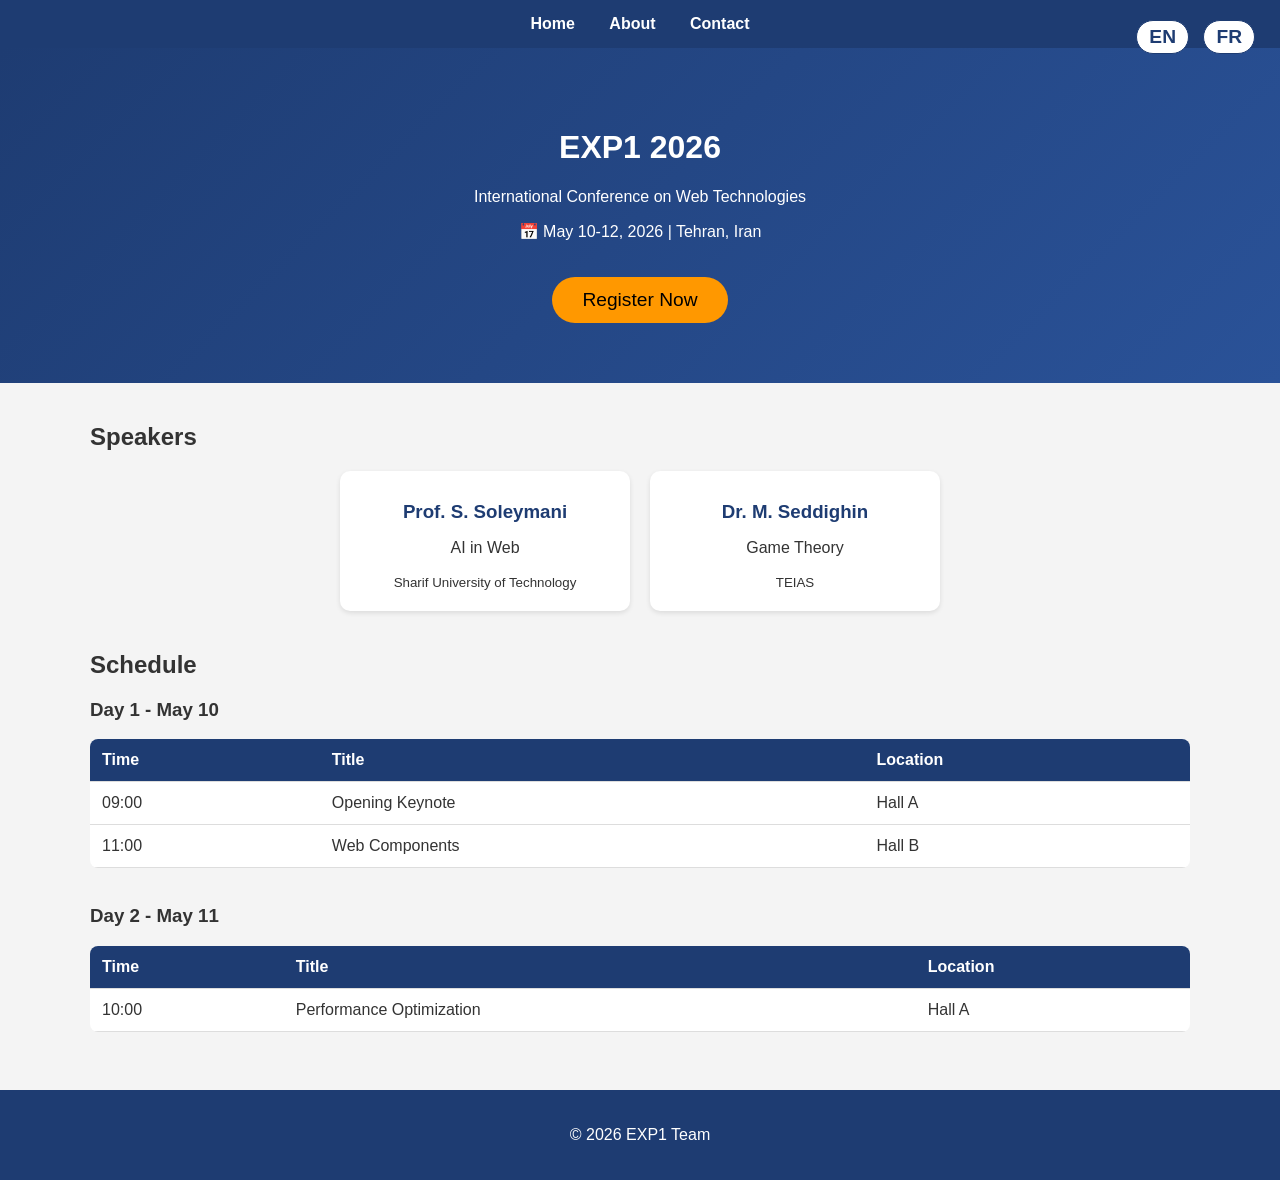
<file: index.html>
<!DOCTYPE html>
<html lang="en">
<head>
    <meta charset="UTF-8">
    <meta name="viewport" content="width=device-width, initial-scale=1.0">
    <title>EXP1 2026</title>
    <link rel="stylesheet" href="style.css">
</head>
<body>
    <div class="lang-switch">
        <button id="langEn">EN</button>
        <button id="langFr">FR</button>
    </div>
    <nav>
        <a href="index.html">Home</a>
        <a href="about.html">About</a>
        <a href="contact.html">Contact</a>
    </nav>
    <header>
        <h1>EXP1 2026</h1>
        <p>International Conference on Web Technologies</p>
        <p>📅 May 10-12, 2026 | Tehran, Iran</p>
        <button id="registerBtn">Register Now</button>
    </header>
    <main>
        <section id="speakers">
            <h2>Speakers</h2>
            <div class="speaker-grid" id="speakerGrid"></div>
        </section>
        <section id="schedule">
            <h2>Schedule</h2>
            <div id="scheduleTable"></div>
        </section>
    </main>
    <footer>
        <p>&copy; 2026 EXP1 Team</p>
    </footer>
    <script src="script.js"></script>
</body>
</html>
</file>
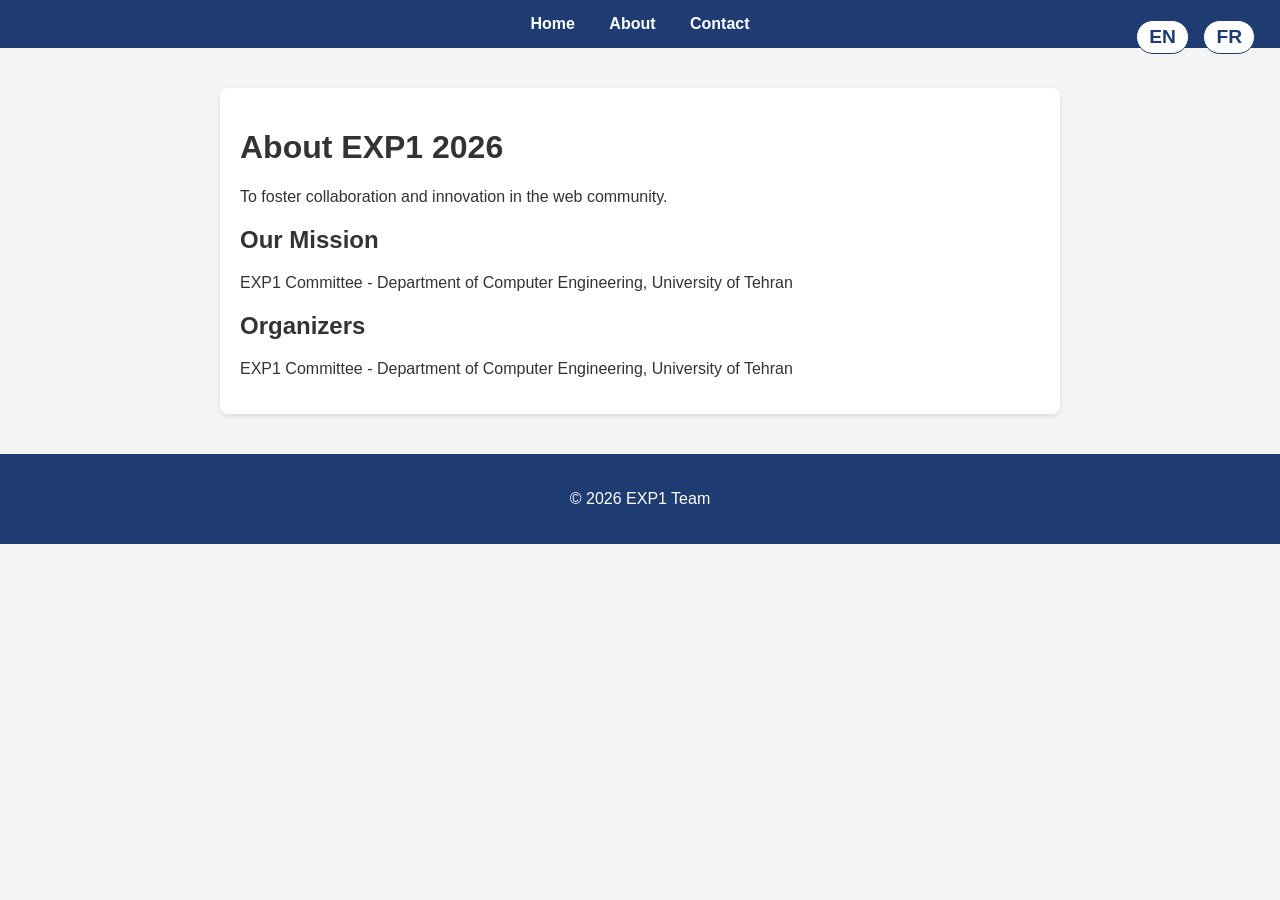
<file: about.html>
<!DOCTYPE html>
<html lang="en">
<head>
    <meta charset="UTF-8">
    <meta name="viewport" content="width=device-width, initial-scale=1.0">
    <title>About - EXP1 2026</title>
    <link rel="stylesheet" href="style.css">
</head>
<body>
    <div class="lang-switch">
        <button id="langEn">EN</button>
        <button id="langFr">FR</button>
    </div>
    <nav>
        <a href="index.html">Home</a>
        <a href="about.html">About</a>
        <a href="contact.html">Contact</a>
    </nav>
    <div class="page-container">
        <h1>About EXP1 2026</h1>
        <p>EXP1 2026 is the premier event for web developers, researchers, and industry leaders. Join us in Tehran to explore the latest trends in web technologies, AI, and security.</p>
        <h2>Our Mission</h2>
        <p>To foster collaboration and innovation in the web community.</p>
        <h2>Organizers</h2>
        <p>EXP1 Committee - Department of Computer Engineering, University of Tehran</p>
    </div>
    <footer>
        <p>&copy; 2026 EXP1 Team</p>
    </footer>
    <script>
        // Simple language switch for about page (optional)
        const translationsAbout = {
            en: { title: "About EXP1 2026", mission: "Our Mission", organizers: "Organizers", missionText: "To foster collaboration and innovation in the web community.", organizersText: "EXP1 Committee - Department of Computer Engineering, University of Tehran" },
            fr: { title: "À propos d'EXP1 2026", mission: "Notre mission", organizers: "Organisateurs", missionText: "Favoriser la collaboration et l'innovation dans la communauté Web.", organizersText: "Comité EXP1 - Département de génie informatique, Université de Téhéran" }
        };
        let currentLang = localStorage.getItem('lang') || 'en';
        function updateAboutLanguage() {
            document.querySelector('h1').innerText = translationsAbout[currentLang].title;
            document.querySelector('h2:first-of-type').innerText = translationsAbout[currentLang].mission;
            document.querySelector('h2:last-of-type').innerText = translationsAbout[currentLang].organizers;
            const ps = document.querySelectorAll('.page-container p');
            if (ps.length >= 2) {
                ps[0].innerHTML = translationsAbout[currentLang].missionText;
                ps[1].innerHTML = translationsAbout[currentLang].organizersText;
            }
        }
        document.getElementById('langEn')?.addEventListener('click', () => { currentLang = 'en'; localStorage.setItem('lang', 'en'); updateAboutLanguage(); });
        document.getElementById('langFr')?.addEventListener('click', () => { currentLang = 'fr'; localStorage.setItem('lang', 'fr'); updateAboutLanguage(); });
        updateAboutLanguage();
    </script>
</body>
</html>
</file>
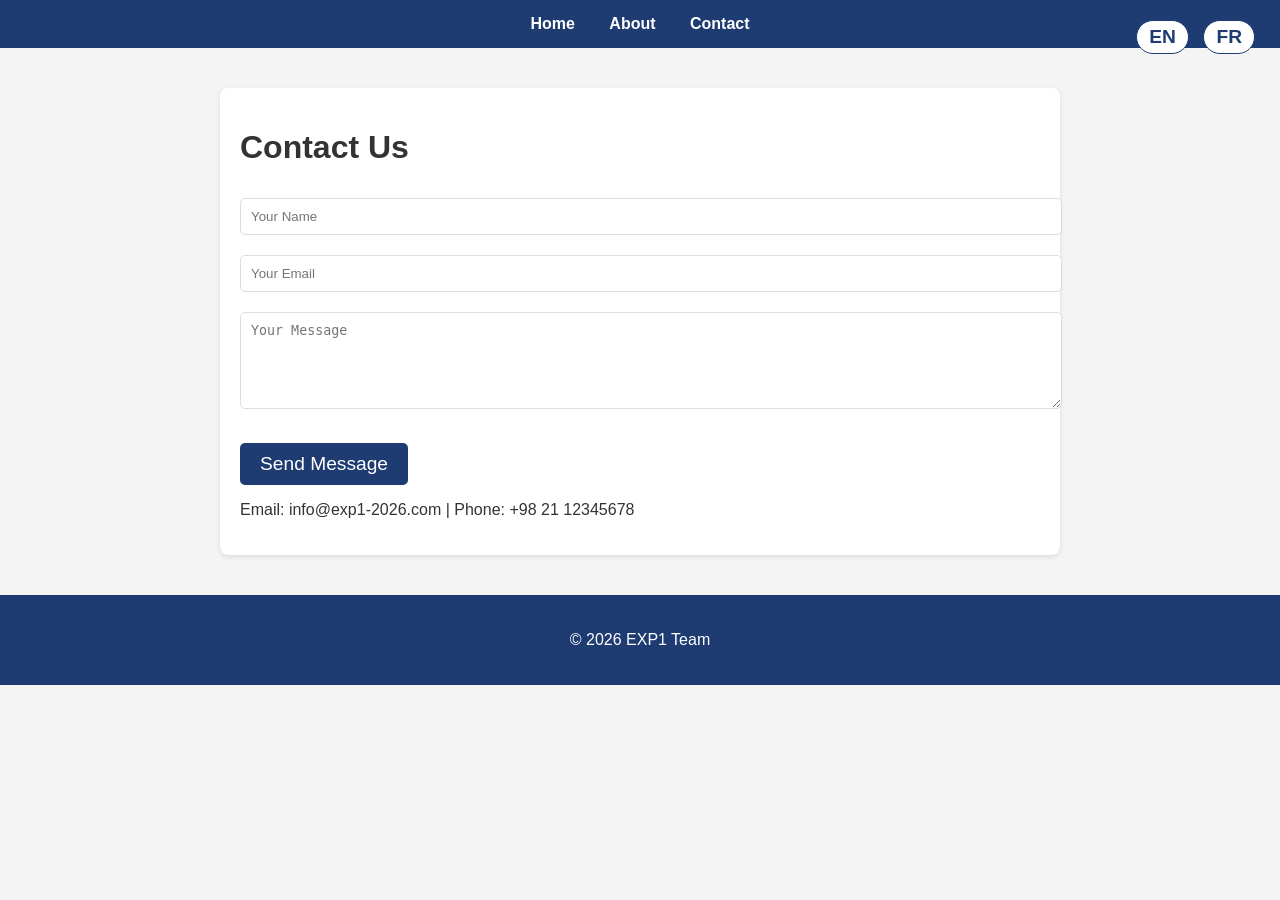
<file: contact.html>
<!DOCTYPE html>
<html lang="en">
<head>
    <meta charset="UTF-8">
    <meta name="viewport" content="width=device-width, initial-scale=1.0">
    <title>Contact - EXP1 2026</title>
    <link rel="stylesheet" href="style.css">
</head>
<body>
    <div class="lang-switch">
        <button id="langEn">EN</button>
        <button id="langFr">FR</button>
    </div>
    <nav>
        <a href="index.html">Home</a>
        <a href="about.html">About</a>
        <a href="contact.html">Contact</a>
    </nav>
    <div class="page-container">
        <h1>Contact Us</h1>
        <form id="contactForm">
            <input type="text" placeholder="Your Name" required><br>
            <input type="email" placeholder="Your Email" required><br>
            <textarea rows="5" placeholder="Your Message" required></textarea><br>
            <button type="submit">Send Message</button>
        </form>
        <p>Email: info@exp1-2026.com | Phone: +98 21 12345678</p>
    </div>
    <footer>
        <p>&copy; 2026 EXP1 Team</p>
    </footer>
    <script>
        document.getElementById('contactForm').addEventListener('submit', (e) => {
            e.preventDefault();
            alert('Your message has been sent (demo).');
        });
        // simple language sync (optional)
        const langEn = document.getElementById('langEn');
        const langFr = document.getElementById('langFr');
        if (langEn && langFr) {
            langEn.addEventListener('click', () => { document.querySelector('h1').innerText = "Contact Us"; });
            langFr.addEventListener('click', () => { document.querySelector('h1').innerText = "Nous contacter"; });
        }
    </script>
</body>
</html>
</file>
<file: style.css>
body {
    font-family: Arial, sans-serif;
    margin: 0;
    padding: 0;
    background: #f4f4f4;
    color: #333;
}
header {
    background: linear-gradient(135deg, #1e3c72, #2a5298);
    color: white;
    text-align: center;
    padding: 60px 20px;
}
button {
    background: #ff9800;
    border: none;
    padding: 12px 30px;
    font-size: 1.2rem;
    border-radius: 30px;
    cursor: pointer;
    margin-top: 20px;
}
section {
    max-width: 1100px;
    margin: 40px auto;
    padding: 0 20px;
}
.speaker-grid {
    display: flex;
    flex-wrap: wrap;
    gap: 20px;
    justify-content: center;
}
.speaker-card {
    background: white;
    border-radius: 10px;
    padding: 20px;
    width: 250px;
    box-shadow: 0 2px 5px rgba(0,0,0,0.1);
    text-align: center;
}
.speaker-card h3 {
    margin: 10px 0;
    color: #1e3c72;
}
table {
    width: 100%;
    border-collapse: collapse;
    background: white;
    border-radius: 8px;
    overflow: hidden;
}
th, td {
    padding: 12px;
    text-align: left;
    border-bottom: 1px solid #ddd;
}
th {
    background: #1e3c72;
    color: white;
}

/* navigation */
nav {
    background: #1e3c72;
    padding: 15px;
    text-align: center;
}
nav a {
    color: white;
    margin: 0 15px;
    text-decoration: none;
    font-weight: bold;
}
nav a:hover {
    text-decoration: underline;
}

/* page container for about/contact */
.page-container {
    max-width: 800px;
    margin: 40px auto;
    padding: 20px;
    background: white;
    border-radius: 8px;
    box-shadow: 0 2px 5px rgba(0,0,0,0.1);
}
form input, form textarea {
    width: 100%;
    padding: 10px;
    margin: 10px 0;
    border: 1px solid #ddd;
    border-radius: 5px;
}
form button {
    background: #1e3c72;
    color: white;
    border: none;
    padding: 10px 20px;
    border-radius: 5px;
    cursor: pointer;
}
footer {
    text-align: center;
    padding: 20px;
    background: #1e3c72;
    color: white;
    margin-top: 40px;
}

/* language switch button */
.lang-switch {
    position: fixed;
    top: 20px;
    right: 20px;
    z-index: 100;
}
.lang-switch button {
    background: white;
    color: #1e3c72;
    border: 1px solid #1e3c72;
    padding: 5px 12px;
    margin: 0 5px;
    cursor: pointer;
    border-radius: 20px;
    font-weight: bold;
}
.lang-switch button:hover {
    background: #1e3c72;
    color: white;
}
</file>
